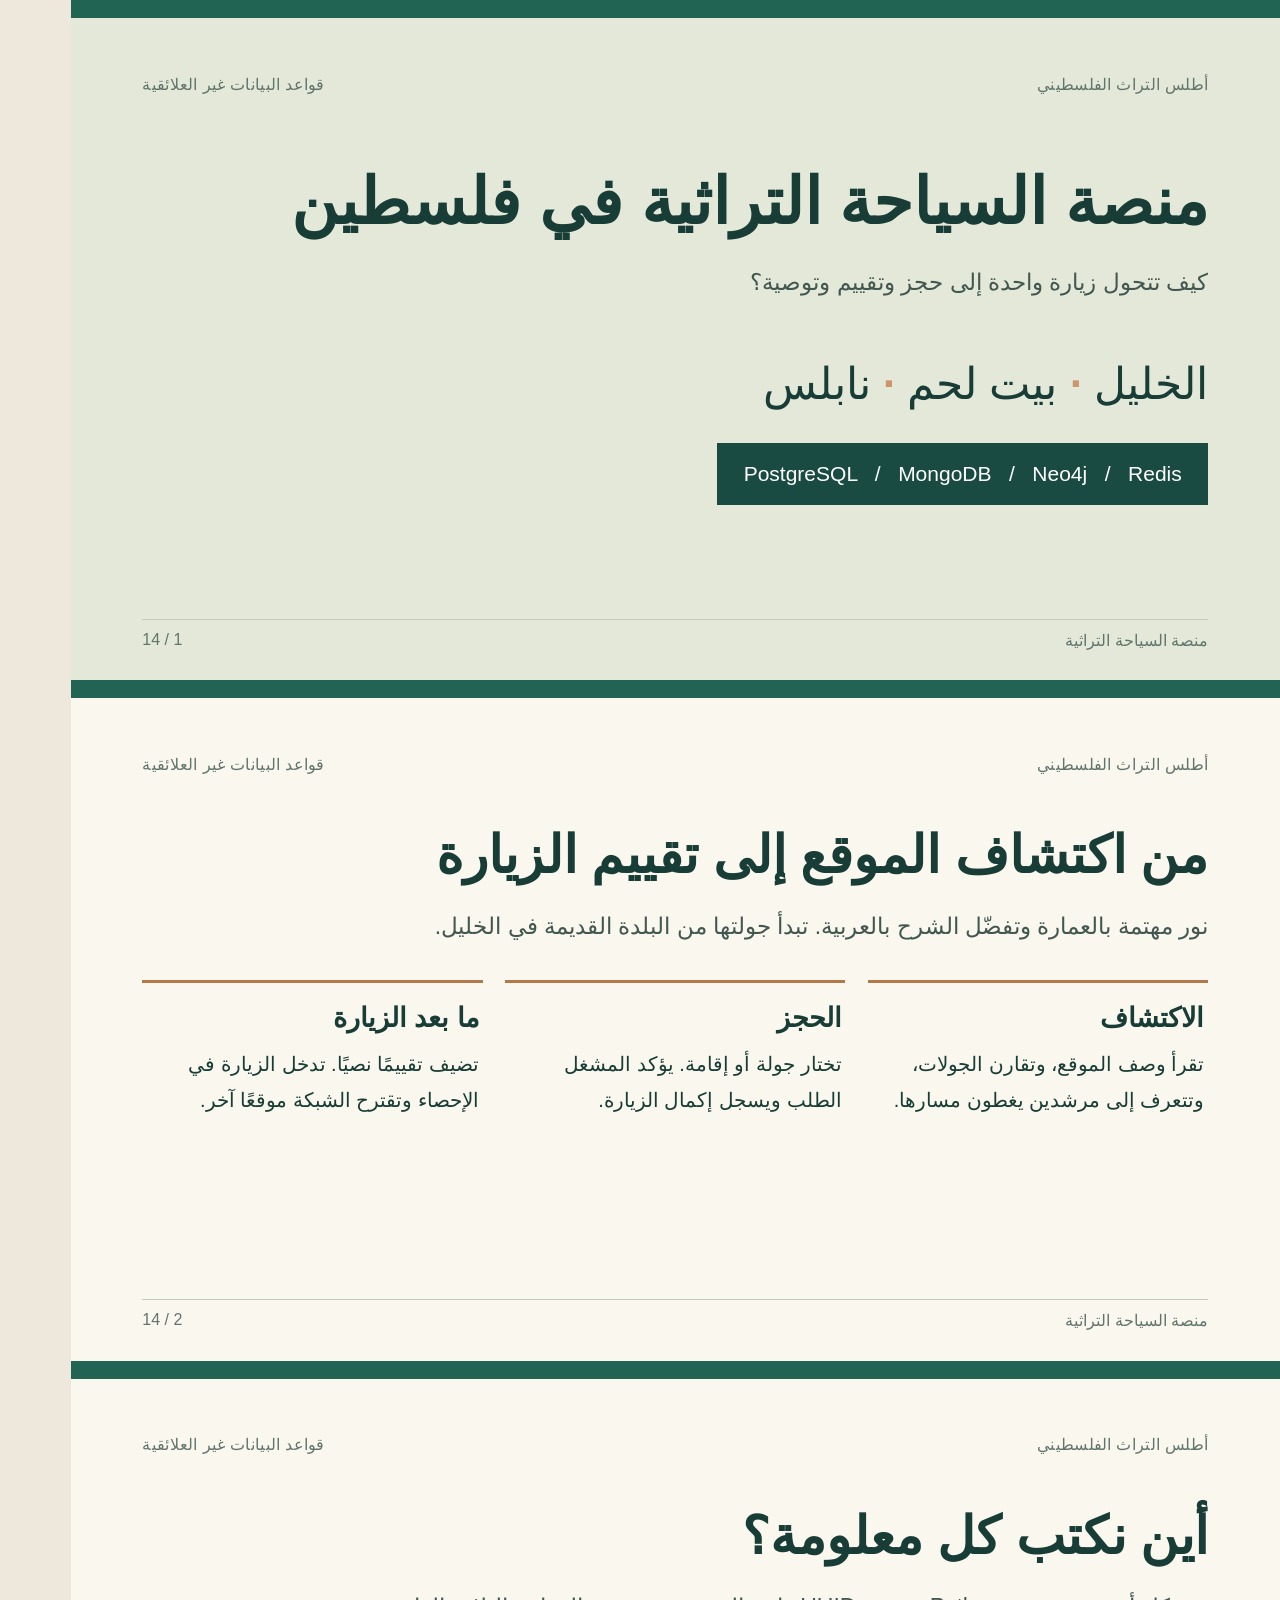
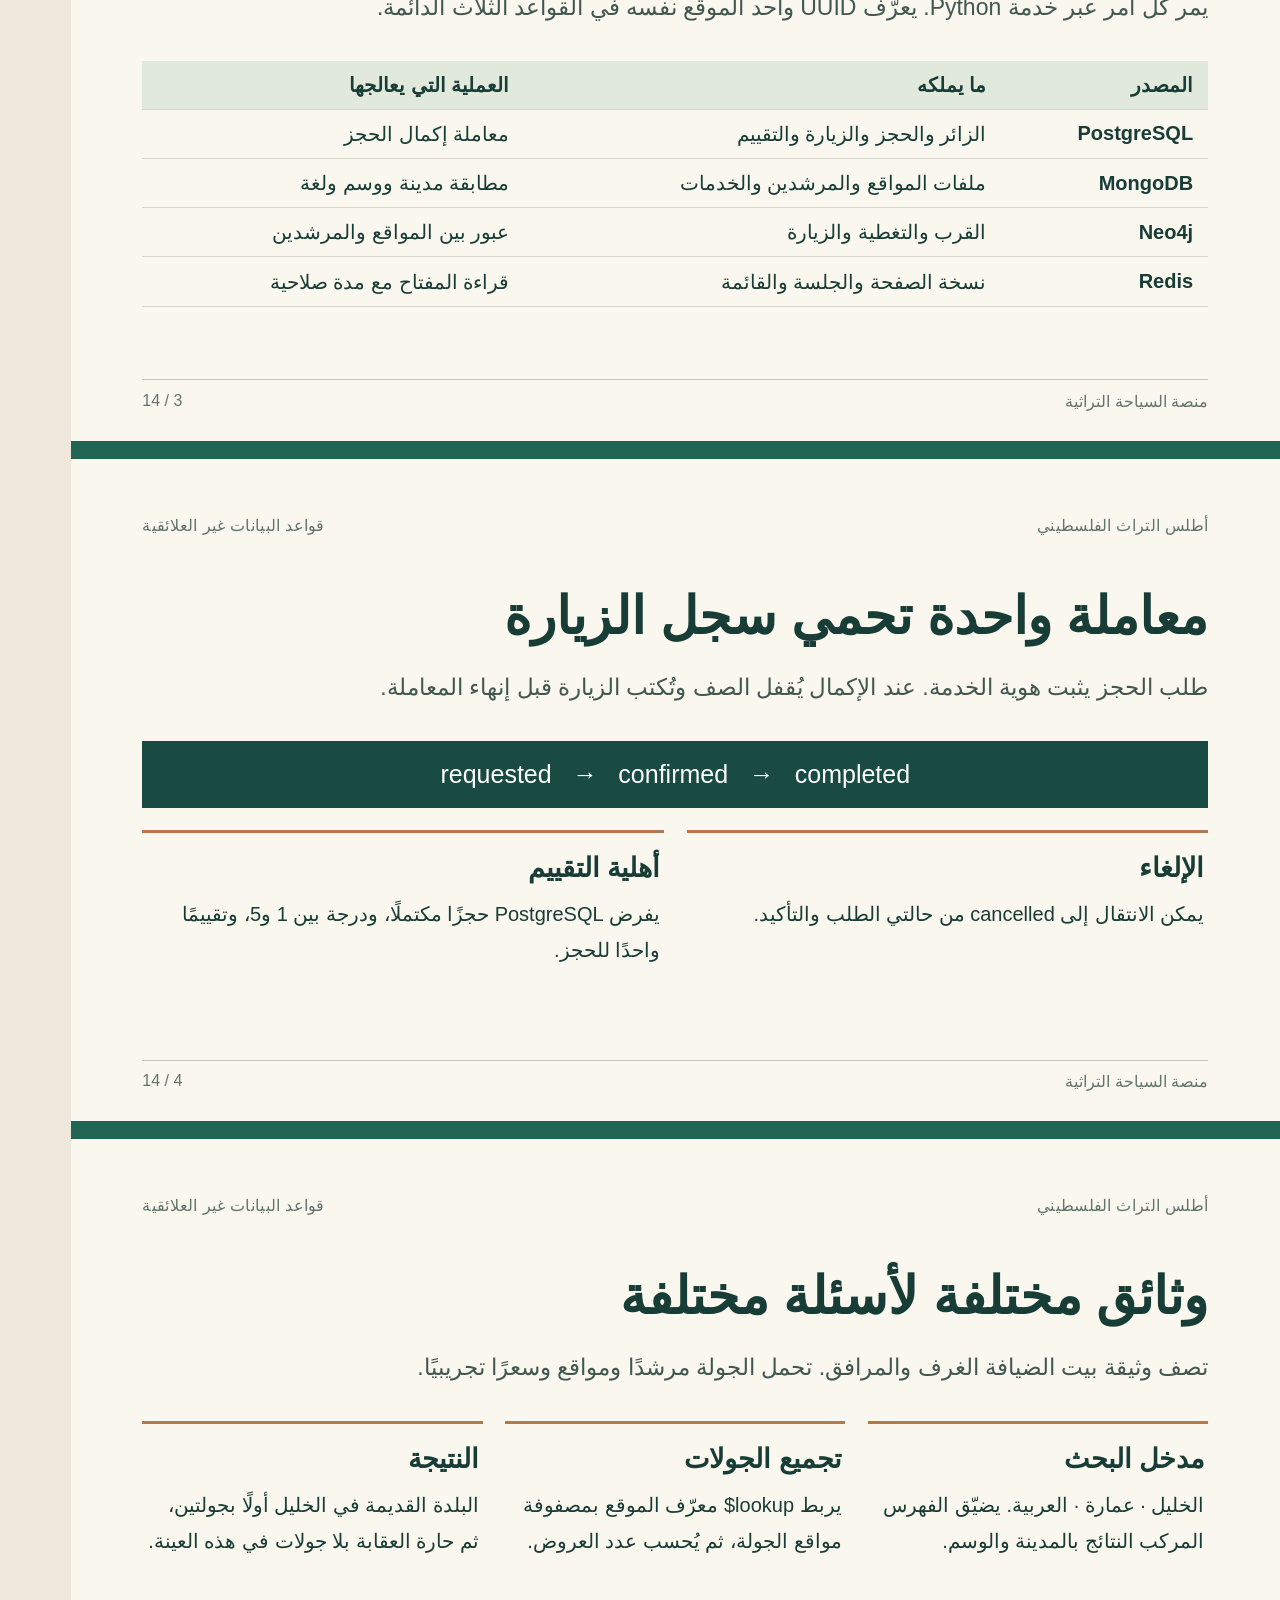
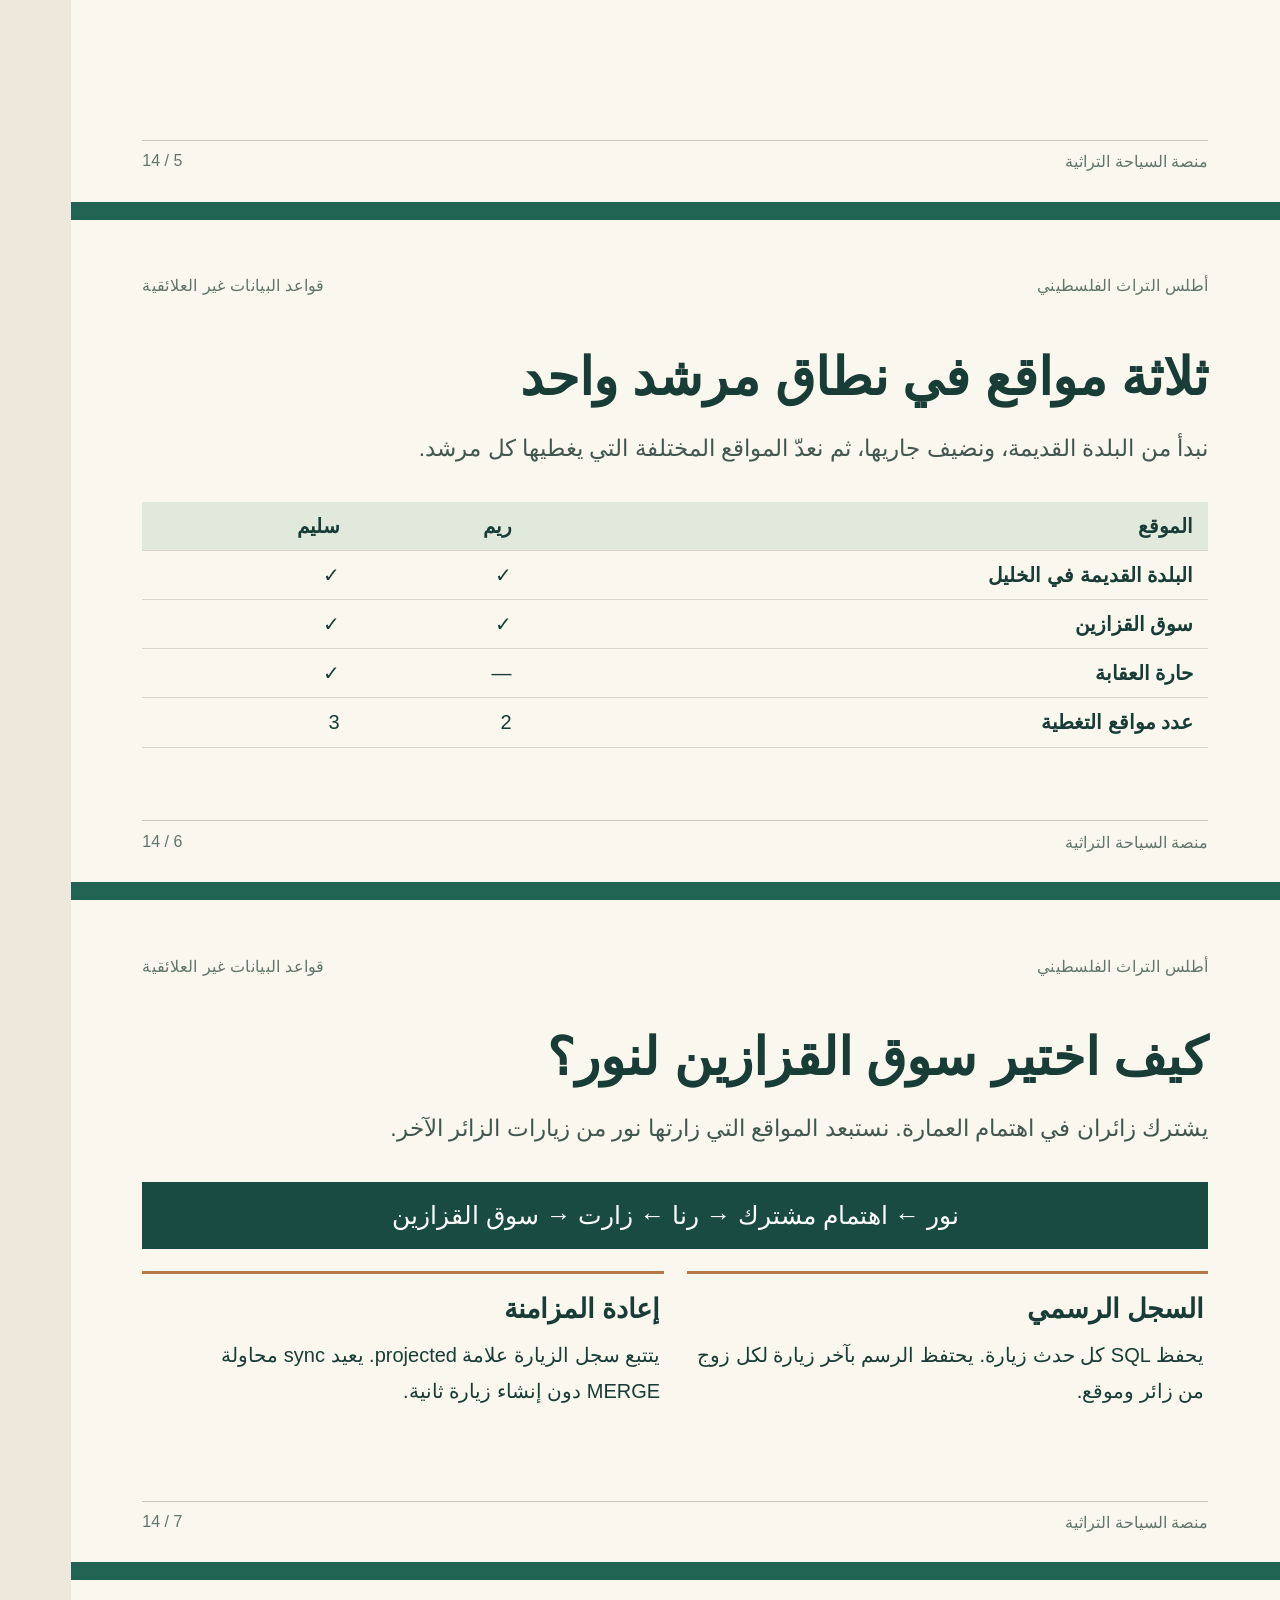
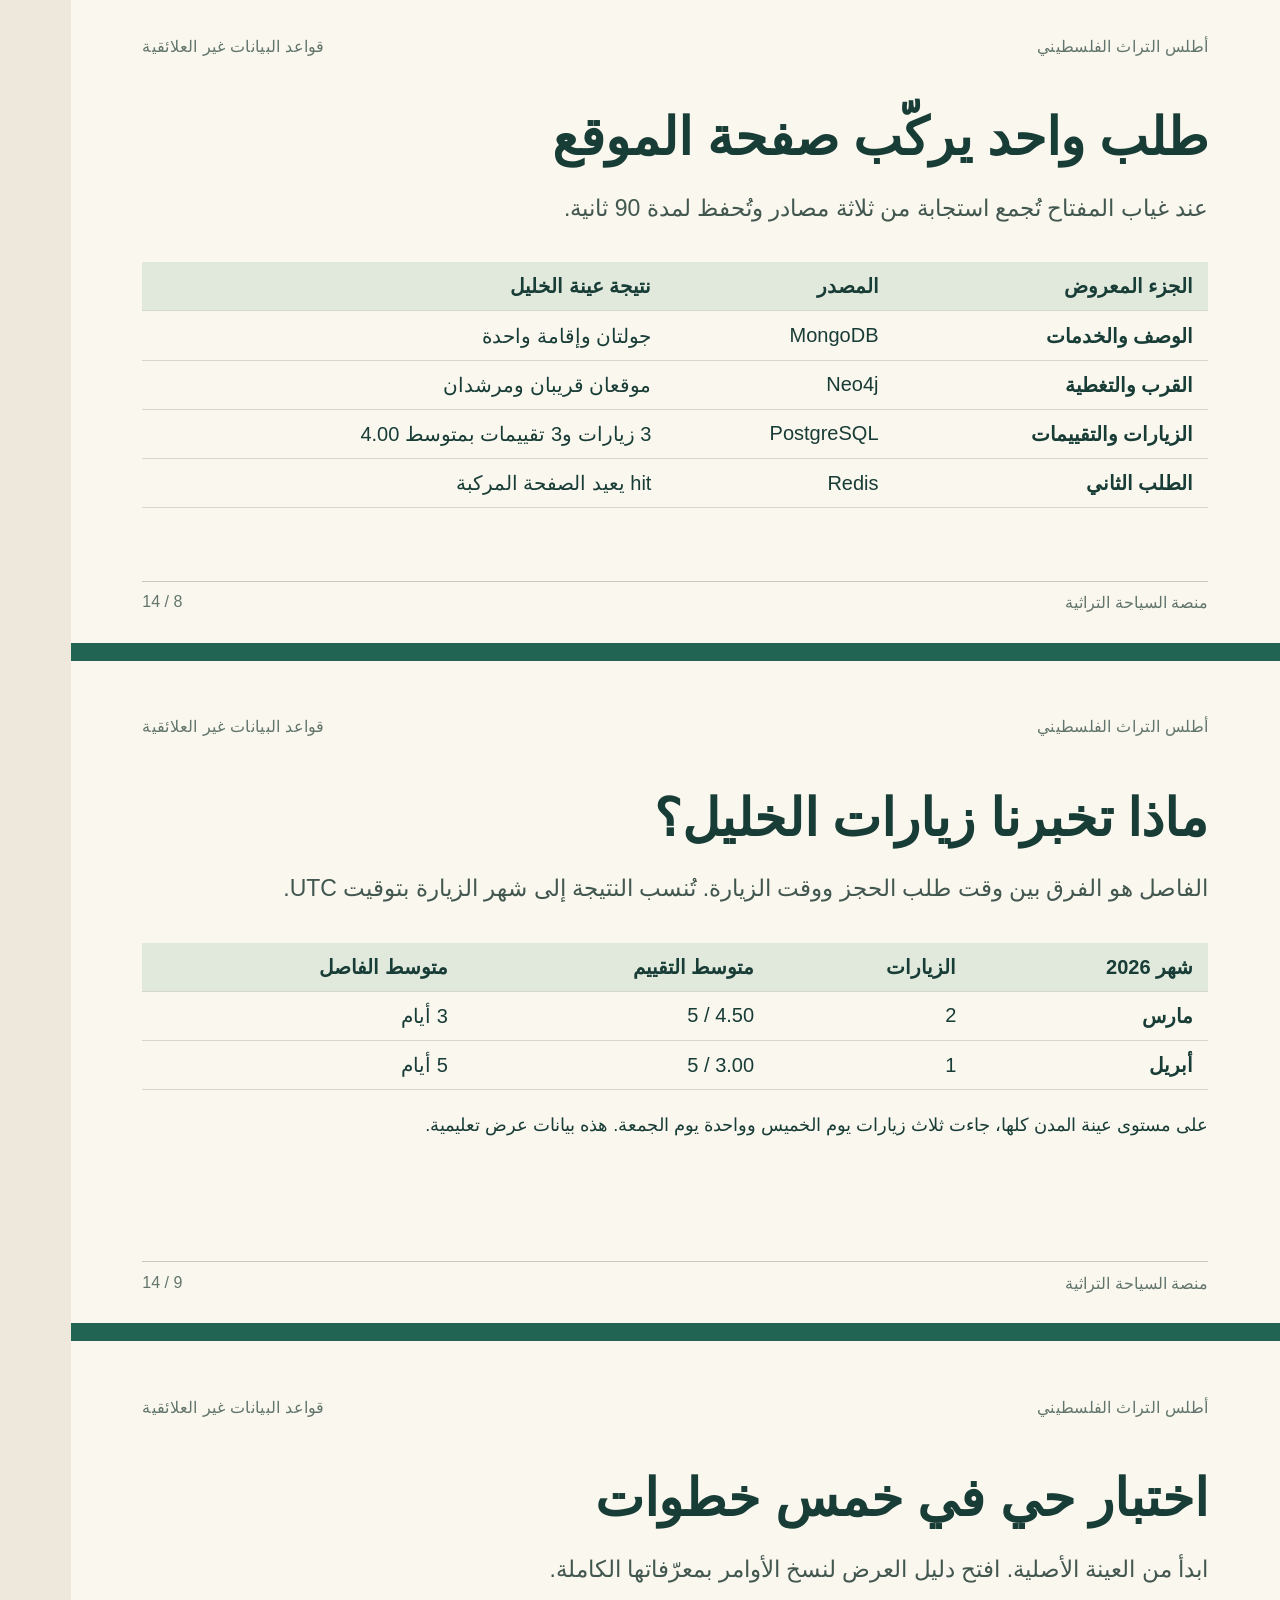
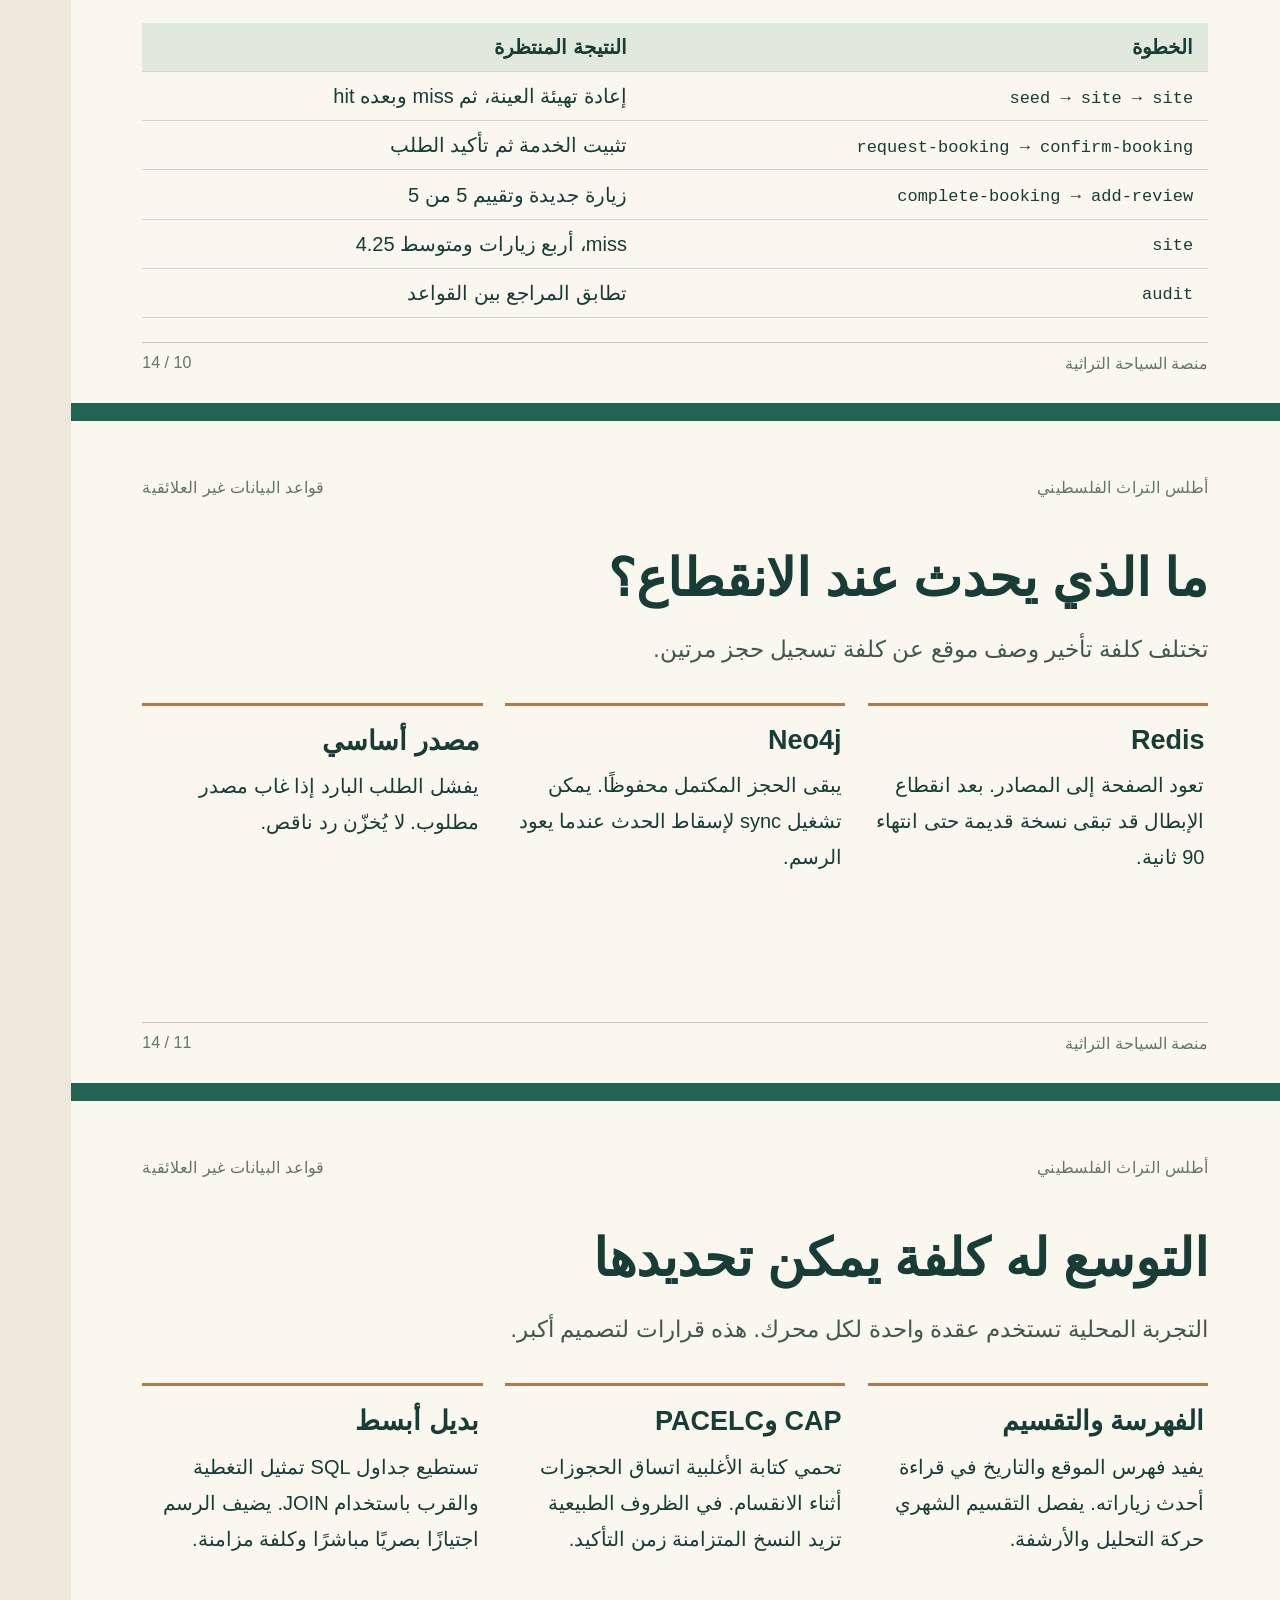
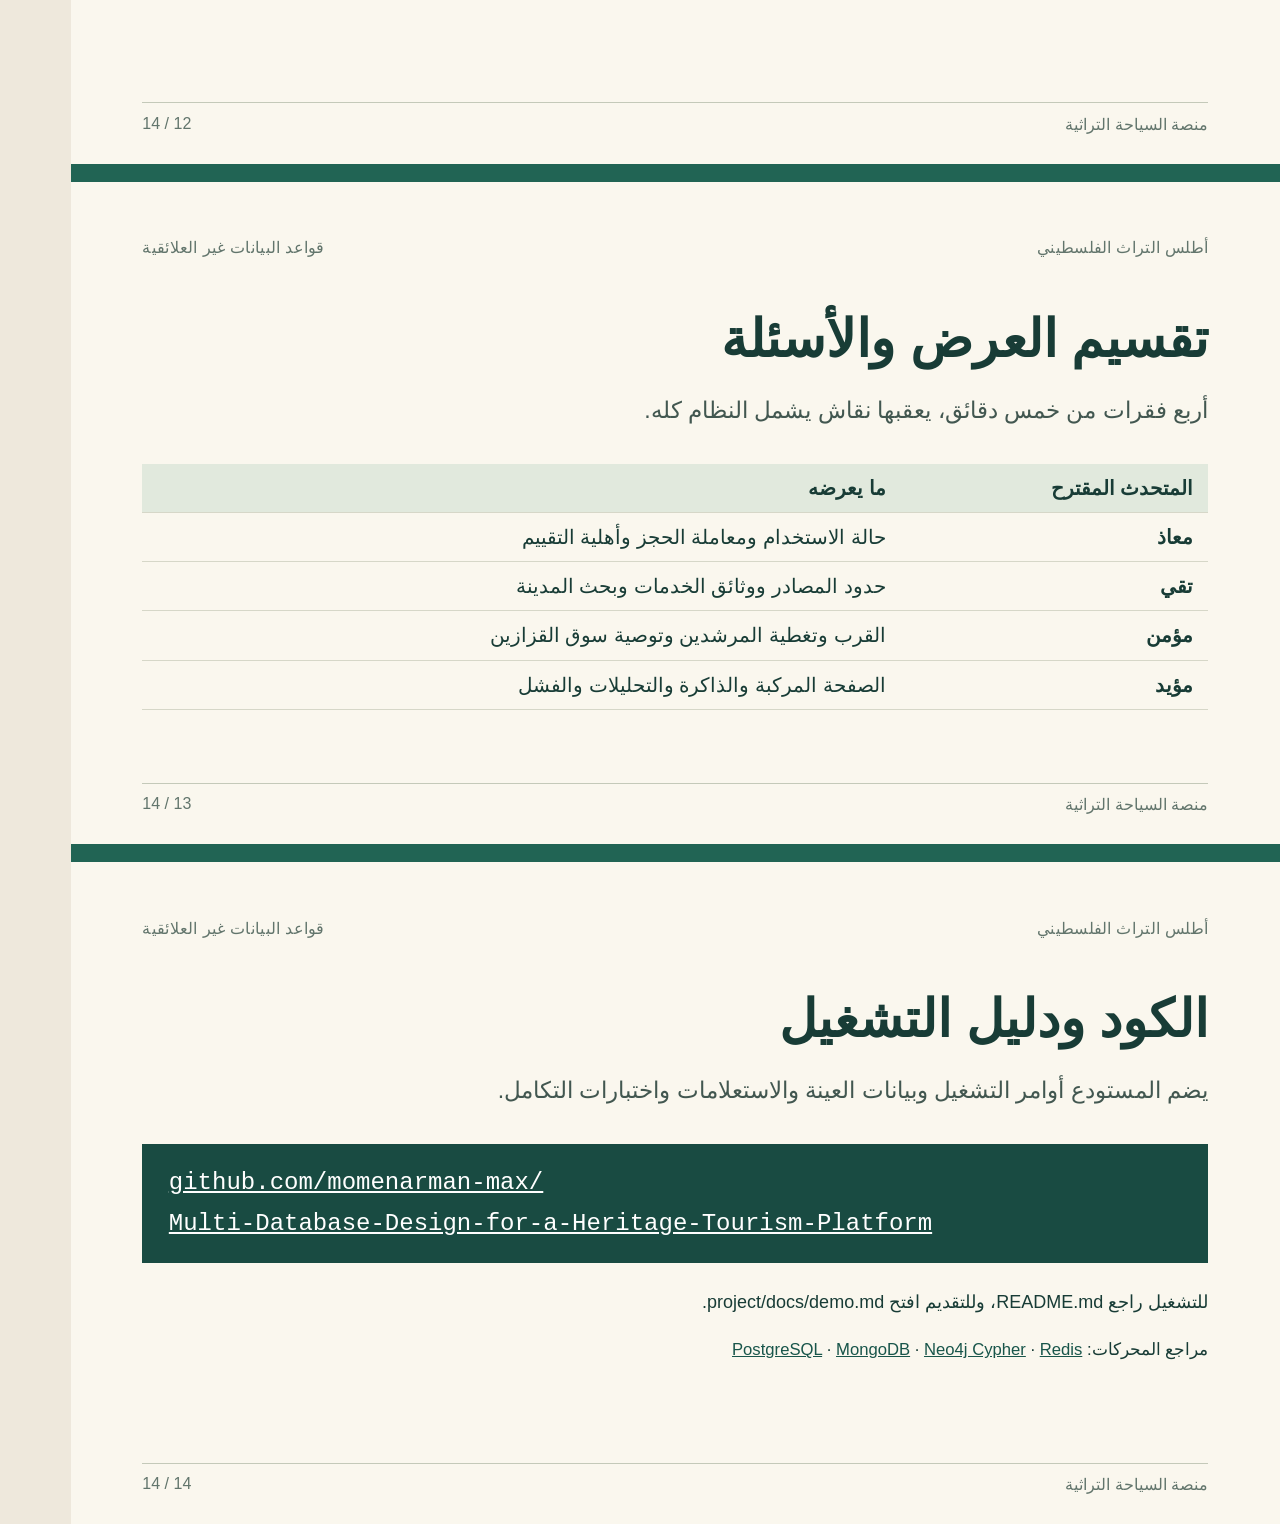
<file: project/slides/heritage-atlas.html>
<!doctype html><html lang="ar" dir="rtl"><meta charset="utf-8"><title>أطلس التراث الفلسطيني</title><style>@page{size:320mm 180mm;margin:0}*{box-sizing:border-box}body{margin:0;background:#eee8dc;font:20px Tahoma,Arial,sans-serif;color:#183c36}section{position:relative;width:320mm;height:180mm;overflow:hidden;padding:15mm 19mm 14mm;break-after:page;background:#faf7ee;border-top:5mm solid #216454}section:last-child{break-after:auto}header,footer{display:flex;justify-content:space-between;color:#62756c;font-size:16px}header{letter-spacing:.3px}h1{font-size:52px;margin:12mm 0 4mm;line-height:1.4}h2{font-size:23px;font-weight:400;line-height:1.7;margin:0 0 9mm;color:#425750}main{display:flex;gap:6mm}article{flex:1;border-top:3px solid #b5784a;padding:2mm 1mm}h3{font-size:27px;margin:3mm 0}p{line-height:1.8;margin:1mm 0}footer{position:absolute;bottom:8mm;left:19mm;right:19mm;border-top:1px solid #c4c9b9;padding-top:3mm}table{border-collapse:collapse;width:100%;font-size:20px}th,td{text-align:right;padding:3.2mm 4mm;border-bottom:1px solid #d6d7c8}th{background:#e1e9dd}th:first-child,td:first-child{font-weight:bold}.flow,.rep,.stack{background:#194b42;color:white;padding:5mm 7mm;font-size:25px;margin-bottom:6mm;display:block}.flow{text-align:center}.note{font-size:18px;margin:5mm 0}.coverline{font-size:44px;margin:15mm 0 9mm}.coverline b{color:#cc956a}.stack{display:inline-block;font-size:21px}.rep{font:24px/1.7 Consolas,monospace;text-align:left}.rep:visited{color:white}small a{color:#18554a}code{display:inline-block;font:17px Consolas,monospace}section:first-child{background:#e3e8d9}section:first-child h1{font-size:64px;margin-top:17mm}@media print{*{-webkit-print-color-adjust:exact;print-color-adjust:exact}}</style><section><header><span>أطلس التراث الفلسطيني</span><span>قواعد البيانات غير العلائقية</span></header><h1>منصة السياحة التراثية في فلسطين</h1><h2>كيف تتحول زيارة واحدة إلى حجز وتقييم وتوصية؟</h2><div class="coverline">الخليل <b>·</b> بيت لحم <b>·</b> نابلس</div><div class="stack" dir="ltr">PostgreSQL &nbsp; / &nbsp; MongoDB &nbsp; / &nbsp; Neo4j &nbsp; / &nbsp; Redis</div><footer><span>منصة السياحة التراثية</span><span>1 / 14</span></footer></section><section><header><span>أطلس التراث الفلسطيني</span><span>قواعد البيانات غير العلائقية</span></header><h1>من اكتشاف الموقع إلى تقييم الزيارة</h1><h2>نور مهتمة بالعمارة وتفضّل الشرح بالعربية. تبدأ جولتها من البلدة القديمة في الخليل.</h2><main><article><h3>الاكتشاف</h3><p>تقرأ وصف الموقع، وتقارن الجولات، وتتعرف إلى مرشدين يغطون مسارها.</p></article><article><h3>الحجز</h3><p>تختار جولة أو إقامة. يؤكد المشغل الطلب ويسجل إكمال الزيارة.</p></article><article><h3>ما بعد الزيارة</h3><p>تضيف تقييمًا نصيًا. تدخل الزيارة في الإحصاء وتقترح الشبكة موقعًا آخر.</p></article></main><footer><span>منصة السياحة التراثية</span><span>2 / 14</span></footer></section><section><header><span>أطلس التراث الفلسطيني</span><span>قواعد البيانات غير العلائقية</span></header><h1>أين نكتب كل معلومة؟</h1><h2>يمر كل أمر عبر خدمة Python. يعرّف UUID واحد الموقع نفسه في القواعد الثلاث الدائمة.</h2><table><thead><tr><th>المصدر</th><th>ما يملكه</th><th>العملية التي يعالجها</th></tr></thead><tbody><tr><td>PostgreSQL</td><td>الزائر والحجز والزيارة والتقييم</td><td>معاملة إكمال الحجز</td></tr><tr><td>MongoDB</td><td>ملفات المواقع والمرشدين والخدمات</td><td>مطابقة مدينة ووسم ولغة</td></tr><tr><td>Neo4j</td><td>القرب والتغطية والزيارة</td><td>عبور بين المواقع والمرشدين</td></tr><tr><td>Redis</td><td>نسخة الصفحة والجلسة والقائمة</td><td>قراءة المفتاح مع مدة صلاحية</td></tr></tbody></table><footer><span>منصة السياحة التراثية</span><span>3 / 14</span></footer></section><section><header><span>أطلس التراث الفلسطيني</span><span>قواعد البيانات غير العلائقية</span></header><h1>معاملة واحدة تحمي سجل الزيارة</h1><h2>طلب الحجز يثبت هوية الخدمة. عند الإكمال يُقفل الصف وتُكتب الزيارة قبل إنهاء المعاملة.</h2><div class="flow" dir="ltr">requested &nbsp; → &nbsp; confirmed &nbsp; → &nbsp; completed</div><main><article><h3>الإلغاء</h3><p>يمكن الانتقال إلى cancelled من حالتي الطلب والتأكيد.</p></article><article><h3>أهلية التقييم</h3><p>يفرض PostgreSQL حجزًا مكتملًا، ودرجة بين 1 و5، وتقييمًا واحدًا للحجز.</p></article></main><footer><span>منصة السياحة التراثية</span><span>4 / 14</span></footer></section><section><header><span>أطلس التراث الفلسطيني</span><span>قواعد البيانات غير العلائقية</span></header><h1>وثائق مختلفة لأسئلة مختلفة</h1><h2>تصف وثيقة بيت الضيافة الغرف والمرافق. تحمل الجولة مرشدًا ومواقع وسعرًا تجريبيًا.</h2><main><article><h3>مدخل البحث</h3><p>الخليل · عمارة · العربية. يضيّق الفهرس المركب النتائج بالمدينة والوسم.</p></article><article><h3>تجميع الجولات</h3><p>يربط ‎$lookup معرّف الموقع بمصفوفة مواقع الجولة، ثم يُحسب عدد العروض.</p></article><article><h3>النتيجة</h3><p>البلدة القديمة في الخليل أولًا بجولتين، ثم حارة العقابة بلا جولات في هذه العينة.</p></article></main><footer><span>منصة السياحة التراثية</span><span>5 / 14</span></footer></section><section><header><span>أطلس التراث الفلسطيني</span><span>قواعد البيانات غير العلائقية</span></header><h1>ثلاثة مواقع في نطاق مرشد واحد</h1><h2>نبدأ من البلدة القديمة، ونضيف جاريها، ثم نعدّ المواقع المختلفة التي يغطيها كل مرشد.</h2><table><thead><tr><th>الموقع</th><th>ريم</th><th>سليم</th></tr></thead><tbody><tr><td>البلدة القديمة في الخليل</td><td>✓</td><td>✓</td></tr><tr><td>سوق القزازين</td><td>✓</td><td>✓</td></tr><tr><td>حارة العقابة</td><td>—</td><td>✓</td></tr><tr><td>عدد مواقع التغطية</td><td>2</td><td>3</td></tr></tbody></table><footer><span>منصة السياحة التراثية</span><span>6 / 14</span></footer></section><section><header><span>أطلس التراث الفلسطيني</span><span>قواعد البيانات غير العلائقية</span></header><h1>كيف اختير سوق القزازين لنور؟</h1><h2>يشترك زائران في اهتمام العمارة. نستبعد المواقع التي زارتها نور من زيارات الزائر الآخر.</h2><div class="flow">نور ← اهتمام مشترك → رنا ← زارت → سوق القزازين</div><main><article><h3>السجل الرسمي</h3><p>يحفظ SQL كل حدث زيارة. يحتفظ الرسم بآخر زيارة لكل زوج من زائر وموقع.</p></article><article><h3>إعادة المزامنة</h3><p>يتتبع سجل الزيارة علامة projected. يعيد sync محاولة MERGE دون إنشاء زيارة ثانية.</p></article></main><footer><span>منصة السياحة التراثية</span><span>7 / 14</span></footer></section><section><header><span>أطلس التراث الفلسطيني</span><span>قواعد البيانات غير العلائقية</span></header><h1>طلب واحد يركّب صفحة الموقع</h1><h2>عند غياب المفتاح تُجمع استجابة من ثلاثة مصادر وتُحفظ لمدة 90 ثانية.</h2><table><thead><tr><th>الجزء المعروض</th><th>المصدر</th><th>نتيجة عينة الخليل</th></tr></thead><tbody><tr><td>الوصف والخدمات</td><td>MongoDB</td><td>جولتان وإقامة واحدة</td></tr><tr><td>القرب والتغطية</td><td>Neo4j</td><td>موقعان قريبان ومرشدان</td></tr><tr><td>الزيارات والتقييمات</td><td>PostgreSQL</td><td>3 زيارات و3 تقييمات بمتوسط 4.00</td></tr><tr><td>الطلب الثاني</td><td>Redis</td><td>hit يعيد الصفحة المركبة</td></tr></tbody></table><footer><span>منصة السياحة التراثية</span><span>8 / 14</span></footer></section><section><header><span>أطلس التراث الفلسطيني</span><span>قواعد البيانات غير العلائقية</span></header><h1>ماذا تخبرنا زيارات الخليل؟</h1><h2>الفاصل هو الفرق بين وقت طلب الحجز ووقت الزيارة. تُنسب النتيجة إلى شهر الزيارة بتوقيت UTC.</h2><table><thead><tr><th>شهر 2026</th><th>الزيارات</th><th>متوسط التقييم</th><th>متوسط الفاصل</th></tr></thead><tbody><tr><td>مارس</td><td>2</td><td>4.50 / 5</td><td>3 أيام</td></tr><tr><td>أبريل</td><td>1</td><td>3.00 / 5</td><td>5 أيام</td></tr></tbody></table><p class="note">على مستوى عينة المدن كلها، جاءت ثلاث زيارات يوم الخميس وواحدة يوم الجمعة. هذه بيانات عرض تعليمية.</p><footer><span>منصة السياحة التراثية</span><span>9 / 14</span></footer></section><section><header><span>أطلس التراث الفلسطيني</span><span>قواعد البيانات غير العلائقية</span></header><h1>اختبار حي في خمس خطوات</h1><h2>ابدأ من العينة الأصلية. افتح دليل العرض لنسخ الأوامر بمعرّفاتها الكاملة.</h2><table><thead><tr><th>الخطوة</th><th>النتيجة المنتظرة</th></tr></thead><tbody><tr><td><code dir="ltr">seed → site → site</code></td><td>إعادة تهيئة العينة، ثم miss وبعده hit</td></tr><tr><td><code dir="ltr">request-booking → confirm-booking</code></td><td>تثبيت الخدمة ثم تأكيد الطلب</td></tr><tr><td><code dir="ltr">complete-booking → add-review</code></td><td>زيارة جديدة وتقييم 5 من 5</td></tr><tr><td><code dir="ltr">site</code></td><td>miss، أربع زيارات ومتوسط 4.25</td></tr><tr><td><code dir="ltr">audit</code></td><td>تطابق المراجع بين القواعد</td></tr></tbody></table><footer><span>منصة السياحة التراثية</span><span>10 / 14</span></footer></section><section><header><span>أطلس التراث الفلسطيني</span><span>قواعد البيانات غير العلائقية</span></header><h1>ما الذي يحدث عند الانقطاع؟</h1><h2>تختلف كلفة تأخير وصف موقع عن كلفة تسجيل حجز مرتين.</h2><main><article><h3>Redis</h3><p>تعود الصفحة إلى المصادر. بعد انقطاع الإبطال قد تبقى نسخة قديمة حتى انتهاء 90 ثانية.</p></article><article><h3>Neo4j</h3><p>يبقى الحجز المكتمل محفوظًا. يمكن تشغيل sync لإسقاط الحدث عندما يعود الرسم.</p></article><article><h3>مصدر أساسي</h3><p>يفشل الطلب البارد إذا غاب مصدر مطلوب. لا يُخزّن رد ناقص.</p></article></main><footer><span>منصة السياحة التراثية</span><span>11 / 14</span></footer></section><section><header><span>أطلس التراث الفلسطيني</span><span>قواعد البيانات غير العلائقية</span></header><h1>التوسع له كلفة يمكن تحديدها</h1><h2>التجربة المحلية تستخدم عقدة واحدة لكل محرك. هذه قرارات لتصميم أكبر.</h2><main><article><h3>الفهرسة والتقسيم</h3><p>يفيد فهرس الموقع والتاريخ في قراءة أحدث زياراته. يفصل التقسيم الشهري حركة التحليل والأرشفة.</p></article><article><h3>CAP وPACELC</h3><p>تحمي كتابة الأغلبية اتساق الحجوزات أثناء الانقسام. في الظروف الطبيعية تزيد النسخ المتزامنة زمن التأكيد.</p></article><article><h3>بديل أبسط</h3><p>تستطيع جداول SQL تمثيل التغطية والقرب باستخدام JOIN. يضيف الرسم اجتيازًا بصريًا مباشرًا وكلفة مزامنة.</p></article></main><footer><span>منصة السياحة التراثية</span><span>12 / 14</span></footer></section><section><header><span>أطلس التراث الفلسطيني</span><span>قواعد البيانات غير العلائقية</span></header><h1>تقسيم العرض والأسئلة</h1><h2>أربع فقرات من خمس دقائق، يعقبها نقاش يشمل النظام كله.</h2><table><thead><tr><th>المتحدث المقترح</th><th>ما يعرضه</th></tr></thead><tbody><tr><td>معاذ</td><td>حالة الاستخدام ومعاملة الحجز وأهلية التقييم</td></tr><tr><td>تقي</td><td>حدود المصادر ووثائق الخدمات وبحث المدينة</td></tr><tr><td>مؤمن</td><td>القرب وتغطية المرشدين وتوصية سوق القزازين</td></tr><tr><td>مؤيد</td><td>الصفحة المركبة والذاكرة والتحليلات والفشل</td></tr></tbody></table><footer><span>منصة السياحة التراثية</span><span>13 / 14</span></footer></section><section><header><span>أطلس التراث الفلسطيني</span><span>قواعد البيانات غير العلائقية</span></header><h1>الكود ودليل التشغيل</h1><h2>يضم المستودع أوامر التشغيل وبيانات العينة والاستعلامات واختبارات التكامل.</h2><a class="rep" href="https://github.com/momenarman-max/Multi-Database-Design-for-a-Heritage-Tourism-Platform" dir="ltr">github.com/momenarman-max/<br>Multi-Database-Design-for-a-Heritage-Tourism-Platform</a><p class="note">للتشغيل راجع README.md، وللتقديم افتح project/docs/demo.md.</p><small>مراجع المحركات: <a href="https://www.postgresql.org/docs/16/">PostgreSQL</a> · <a href="https://www.mongodb.com/docs/manual/">MongoDB</a> · <a href="https://neo4j.com/docs/cypher-manual/current/">Neo4j Cypher</a> · <a href="https://redis.io/docs/latest/">Redis</a></small><footer><span>منصة السياحة التراثية</span><span>14 / 14</span></footer></section></html>
</file>
